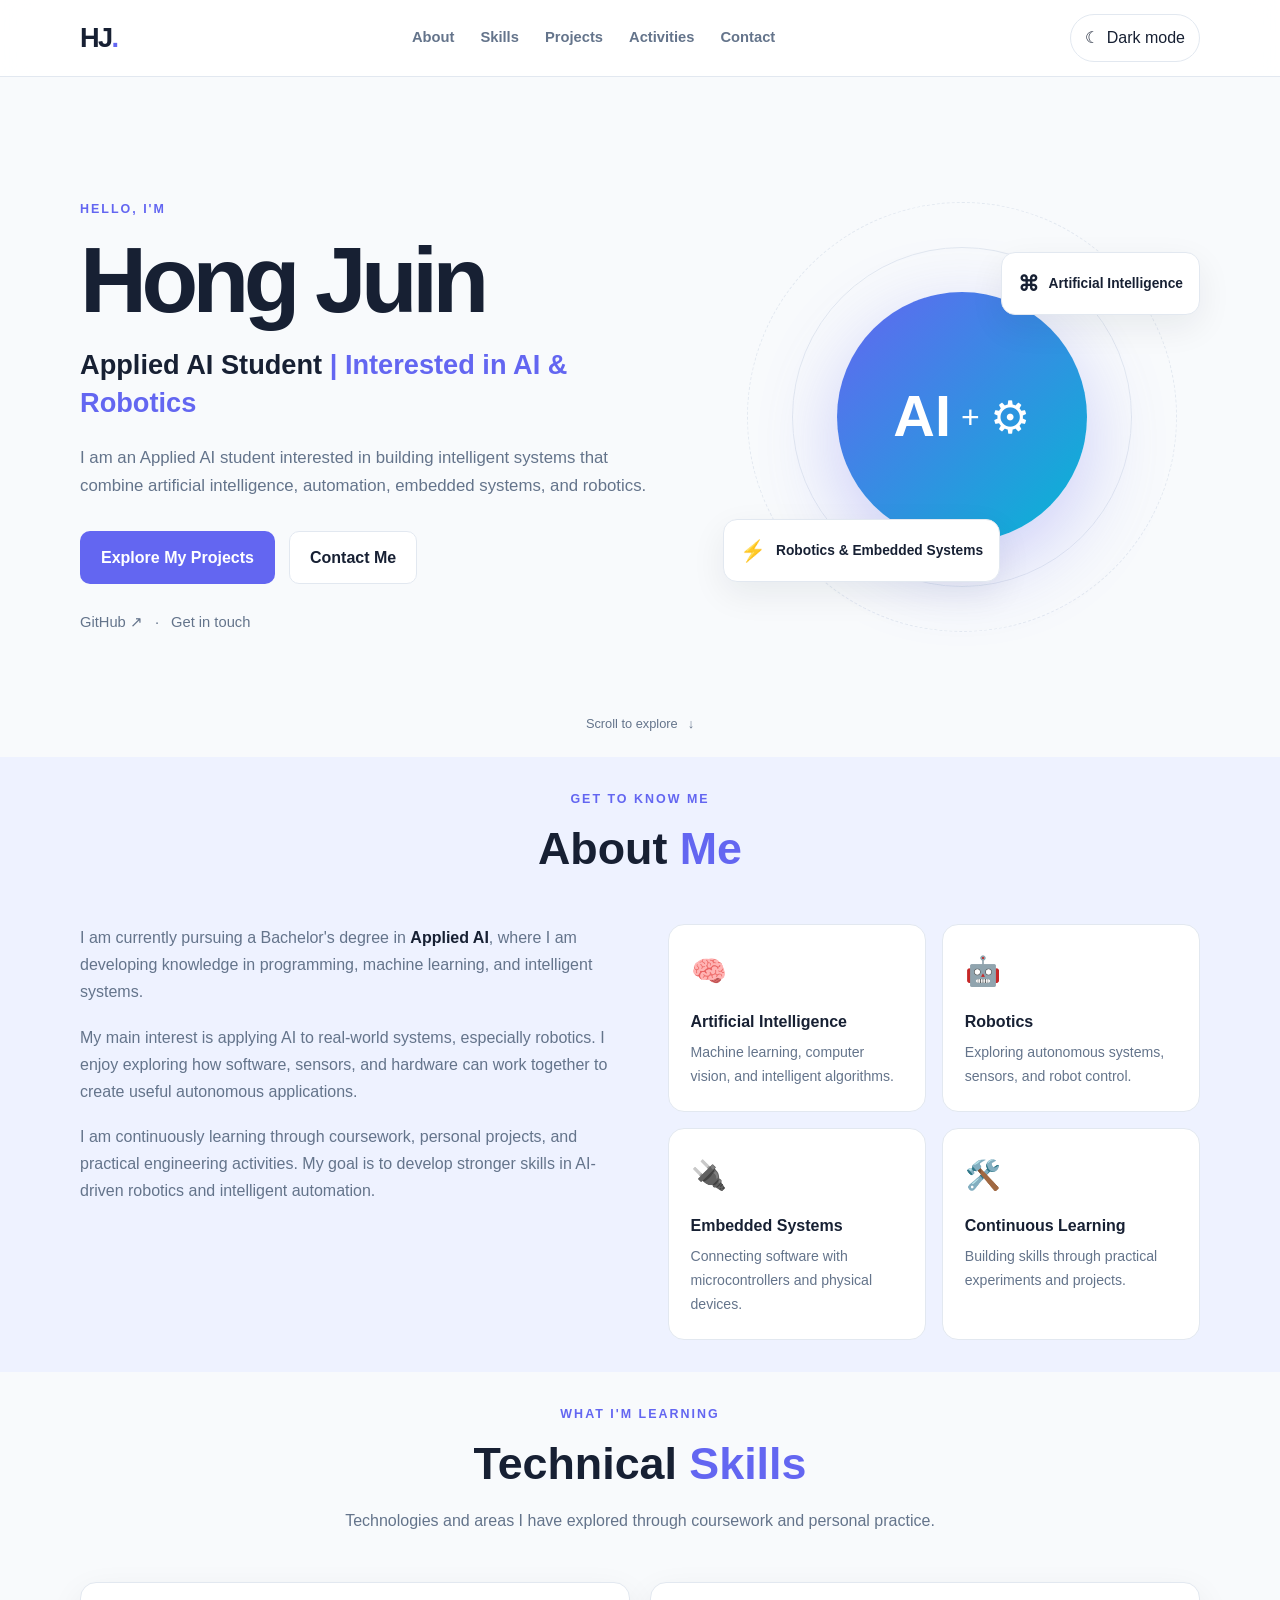
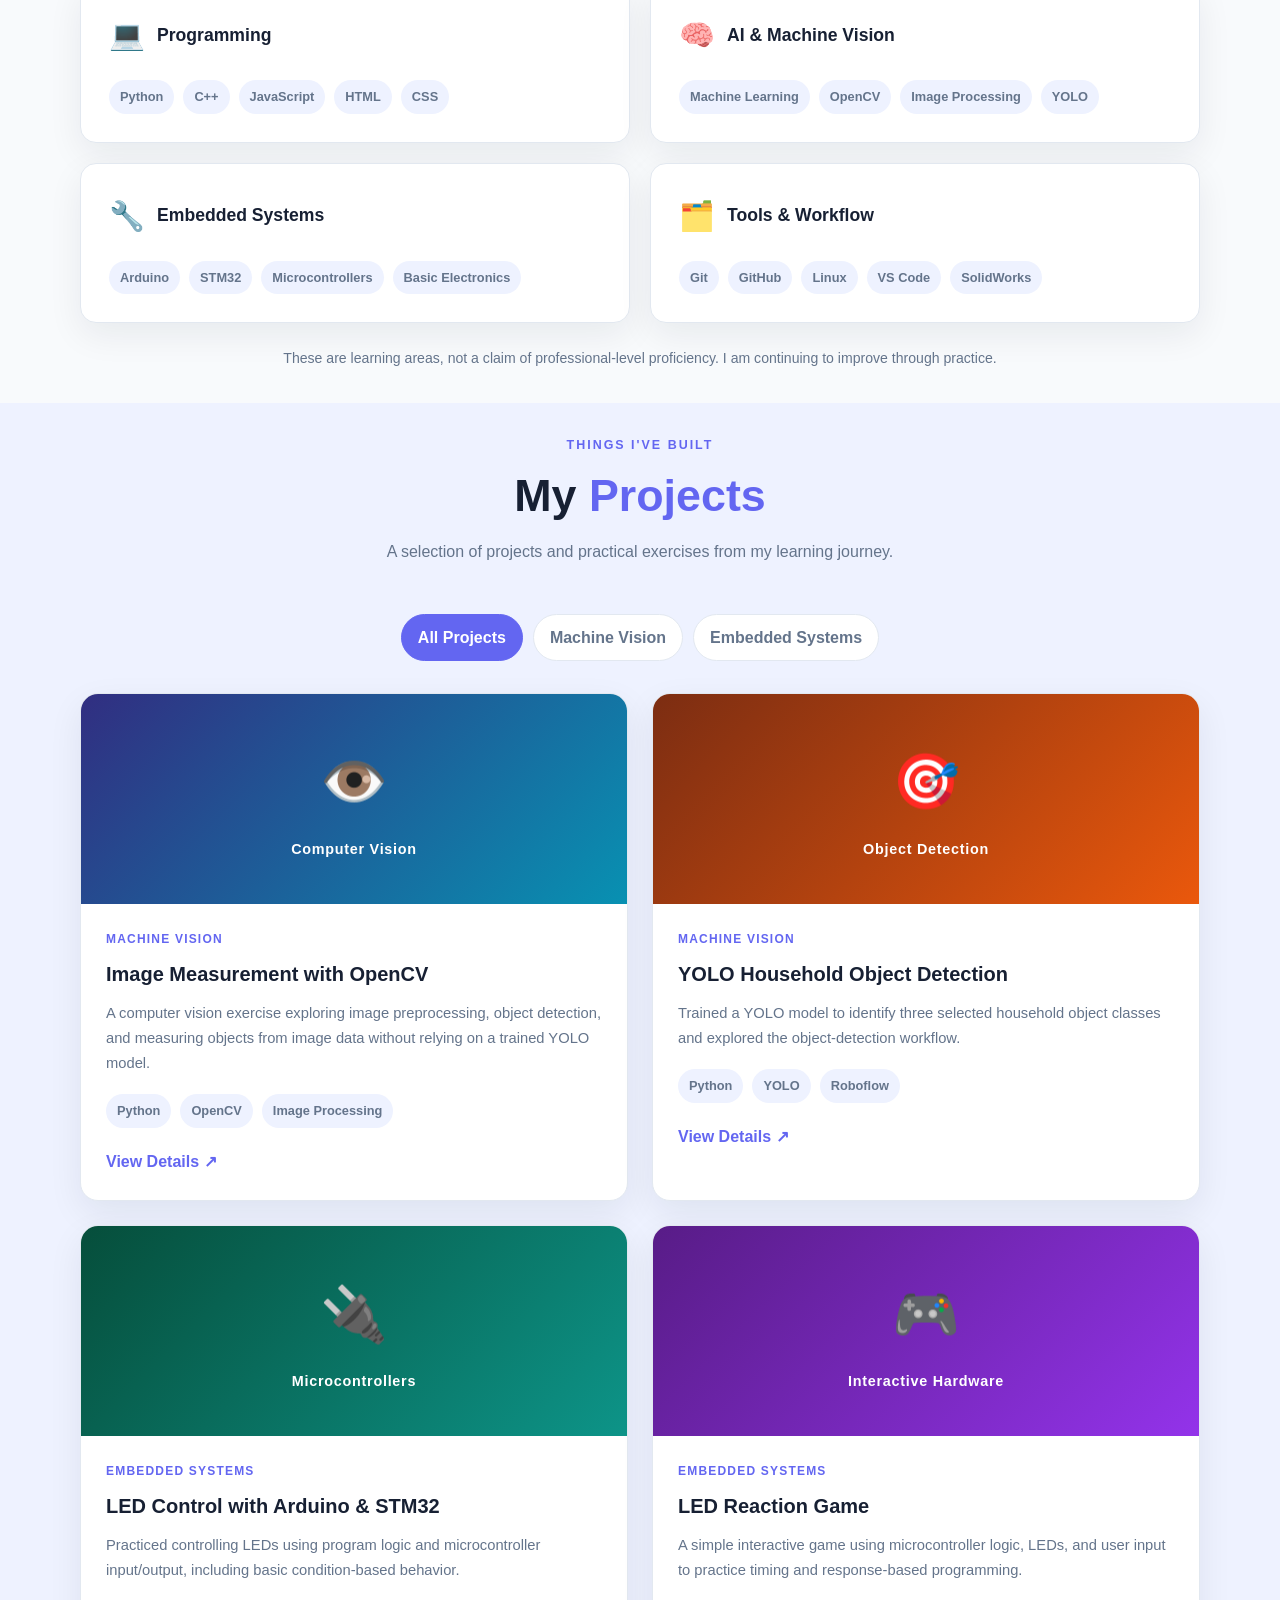
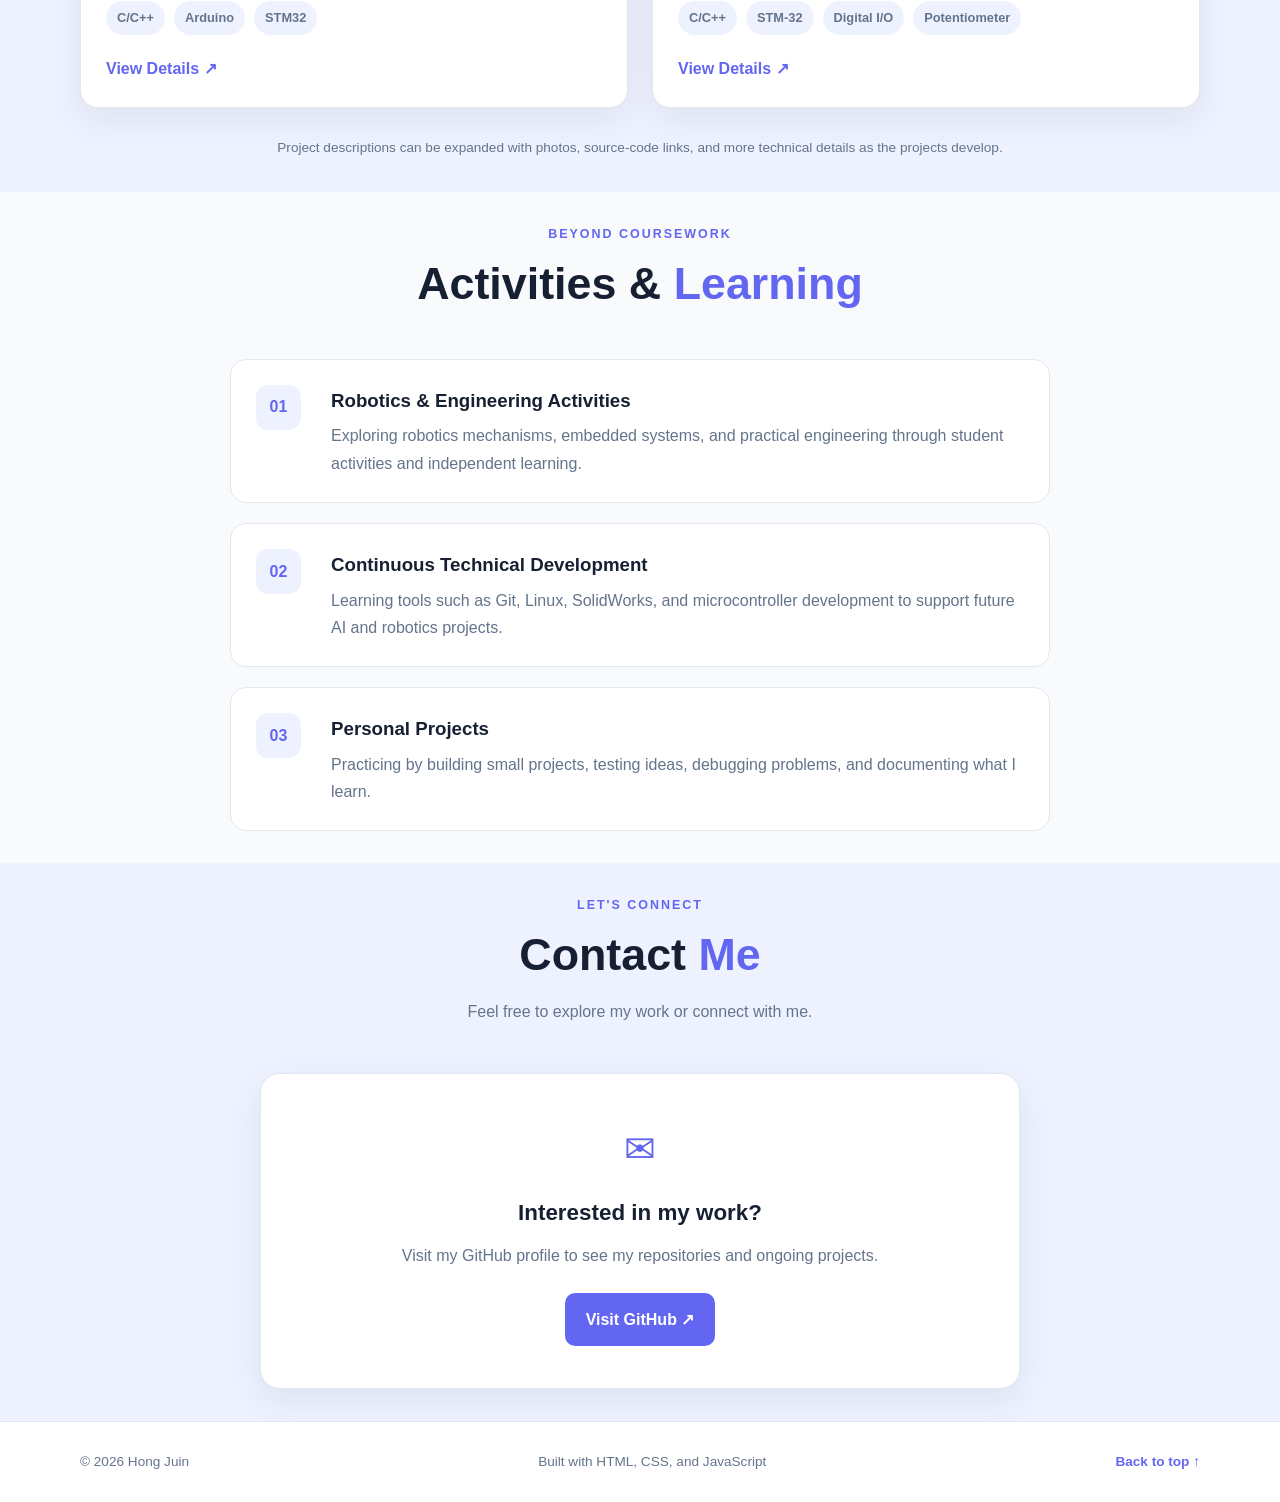
<file: index.html>
<!DOCTYPE html>
<html lang="en">
<head>
    <meta charset="UTF-8">
    <meta name="viewport" content="width=device-width, initial-scale=1.0">

    <title>Hong Juin | Personal Portfolio</title>
    <meta
        name="description"
        content="Hong Juin's personal portfolio showcasing Applied AI, automation, embedded systems, and robotics projects."
    >

    <link rel="stylesheet" href="style.css">
    <script src="script.js" defer></script>
</head>

<body>
    <!-- Header / Navigation -->
    <header class="site-header">
        <div class="container header-content">
            <a class="logo" href="#home">HJ<span>.</span></a>

            <button
                class="menu-button"
                id="menuButton"
                aria-label="Open navigation menu"
                aria-expanded="false"
                aria-controls="navMenu"
            >
                <span></span>
                <span></span>
                <span></span>
            </button>

            <nav class="nav-menu" id="navMenu">
                <a href="#about">About</a>
                <a href="#skills">Skills</a>
                <a href="#projects">Projects</a>
                <a href="#activities">Activities</a>
                <a href="#contact">Contact</a>
            </nav>

            <button class="theme-button" id="themeButton" type="button">
                <span id="themeIcon" aria-hidden="true">☾</span>
                <span id="themeText">Dark mode</span>
            </button>
        </div>
    </header>

    <main>
        <!-- Hero Section -->
        <section class="hero section" id="home">
            <div class="container hero-content">
                <div class="hero-text">
                    <p class="eyebrow">Hello, I'm</p>

                    <h1>Hong Juin</h1>

                    <h2>
                        Applied AI Student
                        <span class="accent-text">| Interested in AI & Robotics</span>
                    </h2>

                    <p class="hero-description">
                        I am an Applied AI student interested in building intelligent
                        systems that combine artificial intelligence, automation,
                        embedded systems, and robotics.
                    </p>

                    <div class="hero-buttons">
                        <a class="button button-primary" href="#projects">
                            Explore My Projects
                        </a>

                        <a class="button button-secondary" href="#contact">
                            Contact Me
                        </a>
                    </div>

                    <div class="hero-socials">
                        <a
                            href="https://github.com/hongjuin"
                            target="_blank"
                            rel="noopener noreferrer"
                        >
                            GitHub ↗
                        </a>
                        <span>·</span>
                        <a href="#contact">Get in touch</a>
                    </div>
                </div>

                <div class="hero-visual" aria-label="Artificial intelligence and robotics illustration">
                    <div class="orbit orbit-one"></div>
                    <div class="orbit orbit-two"></div>

                    <div class="hero-circle">
                        <span class="hero-symbol">AI</span>
                        <span class="hero-symbol-small">+</span>
                        <span class="hero-robot">⚙</span>
                    </div>

                    <div class="floating-card floating-card-top">
                        <span class="floating-icon">⌘</span>
                        <span>Artificial Intelligence</span>
                    </div>

                    <div class="floating-card floating-card-bottom">
                        <span class="floating-icon">⚡</span>
                        <span>Robotics & Embedded Systems</span>
                    </div>
                </div>
            </div>

            <a class="scroll-indicator" href="#about">
                <span>Scroll to explore</span>
                <span aria-hidden="true">↓</span>
            </a>
        </section>

        <!-- About Section -->
        <section class="section section-alt" id="about">
            <div class="container">
                <div class="section-heading">
                    <p class="eyebrow">Get to know me</p>
                    <h2>About <span class="accent-text">Me</span></h2>
                </div>

                <div class="about-grid">
                    <div class="about-text">
                        <p>
                            I am currently pursuing a Bachelor's degree in
                            <strong>Applied AI</strong>, where I am developing
                            knowledge in programming, machine learning, and
                            intelligent systems.
                        </p>

                        <p>
                            My main interest is applying AI to real-world systems,
                            especially robotics. I enjoy exploring how software,
                            sensors, and hardware can work together to create
                            useful autonomous applications.
                        </p>

                        <p>
                            I am continuously learning through coursework,
                            personal projects, and practical engineering
                            activities. My goal is to develop stronger skills
                            in AI-driven robotics and intelligent automation.
                        </p>
                    </div>

                    <div class="about-highlights">
                        <article class="highlight-card">
                            <span class="highlight-icon">🧠</span>
                            <h3>Artificial Intelligence</h3>
                            <p>Machine learning, computer vision, and intelligent algorithms.</p>
                        </article>

                        <article class="highlight-card">
                            <span class="highlight-icon">🤖</span>
                            <h3>Robotics</h3>
                            <p>Exploring autonomous systems, sensors, and robot control.</p>
                        </article>

                        <article class="highlight-card">
                            <span class="highlight-icon">🔌</span>
                            <h3>Embedded Systems</h3>
                            <p>Connecting software with microcontrollers and physical devices.</p>
                        </article>

                        <article class="highlight-card">
                            <span class="highlight-icon">🛠️</span>
                            <h3>Continuous Learning</h3>
                            <p>Building skills through practical experiments and projects.</p>
                        </article>
                    </div>
                </div>
            </div>
        </section>

        <!-- Skills Section -->
        <section class="section" id="skills">
            <div class="container">
                <div class="section-heading">
                    <p class="eyebrow">What I'm learning</p>
                    <h2>Technical <span class="accent-text">Skills</span></h2>
                    <p class="section-description">
                        Technologies and areas I have explored through coursework
                        and personal practice.
                    </p>
                </div>

                <div class="skills-grid">
                    <article class="skill-card">
                        <div class="skill-card-heading">
                            <span class="skill-icon">💻</span>
                            <h3>Programming</h3>
                        </div>
                        <div class="skill-tags">
                            <span>Python</span>
                            <span>C++</span>
                            <span>JavaScript</span>
                            <span>HTML</span>
                            <span>CSS</span>
                        </div>
                    </article>

                    <article class="skill-card">
                        <div class="skill-card-heading">
                            <span class="skill-icon">🧠</span>
                            <h3>AI & Machine Vision</h3>
                        </div>
                        <div class="skill-tags">
                            <span>Machine Learning</span>
                            <span>OpenCV</span>
                            <span>Image Processing</span>
                            <span>YOLO</span>
                        </div>
                    </article>

                    <article class="skill-card">
                        <div class="skill-card-heading">
                            <span class="skill-icon">🔧</span>
                            <h3>Embedded Systems</h3>
                        </div>
                        <div class="skill-tags">
                            <span>Arduino</span>
                            <span>STM32</span>
                            <span>Microcontrollers</span>
                            <span>Basic Electronics</span>
                        </div>
                    </article>

                    <article class="skill-card">
                        <div class="skill-card-heading">
                            <span class="skill-icon">🗂️</span>
                            <h3>Tools & Workflow</h3>
                        </div>
                        <div class="skill-tags">
                            <span>Git</span>
                            <span>GitHub</span>
                            <span>Linux</span>
                            <span>VS Code</span>
                            <span>SolidWorks</span>
                        </div>
                    </article>
                </div>

                <p class="skills-note">
                    These are learning areas, not a claim of professional-level
                    proficiency. I am continuing to improve through practice.
                </p>
            </div>
        </section>

        <!-- Projects Section -->
        <section class="section section-alt" id="projects">
            <div class="container">
                <div class="section-heading">
                    <p class="eyebrow">Things I've built</p>
                    <h2>My <span class="accent-text">Projects</span></h2>
                    <p class="section-description">
                        A selection of projects and practical exercises from my
                        learning journey.
                    </p>
                </div>

                <!-- Project filters -->
                <div class="project-filters" role="group" aria-label="Filter projects">
                    <button class="filter-button active" data-filter="all" type="button">
                        All Projects
                    </button>
                    <button class="filter-button" data-filter="vision" type="button">
                        Machine Vision
                    </button>
                    <button class="filter-button" data-filter="embedded" type="button">
                        Embedded Systems
                    </button>
                </div>

                <!-- Project gallery -->
                <div class="project-gallery">
                    <article class="project-card" data-category="vision">
                        <div class="project-image project-image-vision">
                            <span class="project-image-icon">👁️</span>
                            <span class="project-image-label">Computer Vision</span>
                        </div>

                        <div class="project-content">
                            <p class="project-category">Machine Vision</p>
                            <h3>Image Measurement with OpenCV</h3>
                            <p>
                                A computer vision exercise exploring image
                                preprocessing, object detection, and measuring
                                objects from image data without relying on a
                                trained YOLO model.
                            </p>

                            <div class="project-tags">
                                <span>Python</span>
                                <span>OpenCV</span>
                                <span>Image Processing</span>
                            </div>

                            <button
                                class="project-details-button"
                                type="button"
                                data-project="measurement"
                            >
                                View Details <span aria-hidden="true">↗</span>
                            </button>
                        </div>
                    </article>

                    <article class="project-card" data-category="vision">
                        <div class="project-image project-image-yolo">
                            <span class="project-image-icon">🎯</span>
                            <span class="project-image-label">Object Detection</span>
                        </div>

                        <div class="project-content">
                            <p class="project-category">Machine Vision</p>
                            <h3>YOLO Household Object Detection</h3>
                            <p>
                                Trained a YOLO model to identify three selected
                                household object classes and explored the
                                object-detection workflow.
                            </p>

                            <div class="project-tags">
                                <span>Python</span>
                                <span>YOLO</span>
                                <span>Roboflow</span>
                            </div>

                            <button
                                class="project-details-button"
                                type="button"
                                data-project="yolo"
                            >
                                View Details <span aria-hidden="true">↗</span>
                            </button>
                        </div>
                    </article>

                    <article class="project-card" data-category="embedded">
                        <div class="project-image project-image-mcu">
                            <span class="project-image-icon">🔌</span>
                            <span class="project-image-label">Microcontrollers</span>
                        </div>

                        <div class="project-content">
                            <p class="project-category">Embedded Systems</p>
                            <h3>LED Control with Arduino & STM32</h3>
                            <p>
                                Practiced controlling LEDs using program logic
                                and microcontroller input/output, including
                                basic condition-based behavior.
                            </p>

                            <div class="project-tags">
                                <span>C/C++</span>
                                <span>Arduino</span>
                                <span>STM32</span>
                            </div>

                            <button
                                class="project-details-button"
                                type="button"
                                data-project="led"
                            >
                                View Details <span aria-hidden="true">↗</span>
                            </button>
                        </div>
                    </article>

                    <article class="project-card" data-category="embedded">
                        <div class="project-image project-image-game">
                            <span class="project-image-icon">🎮</span>
                            <span class="project-image-label">Interactive Hardware</span>
                        </div>

                        <div class="project-content">
                            <p class="project-category">Embedded Systems</p>
                            <h3>LED Reaction Game</h3>
                            <p>
                                A simple interactive game using microcontroller
                                logic, LEDs, and user input to practice timing
                                and response-based programming.
                            </p>

                            <div class="project-tags">
                                <span>C/C++</span>
                                <span>STM-32</span>
                                <span>Digital I/O</span>
                                <span>Potentiometer</span>
                            </div>

                            <button
                                class="project-details-button"
                                type="button"
                                data-project="reaction"
                            >
                                View Details <span aria-hidden="true">↗</span>
                            </button>
                        </div>
                    </article>
                </div>

                <p class="project-disclaimer">
                    Project descriptions can be expanded with photos, source-code
                    links, and more technical details as the projects develop.
                </p>
            </div>
        </section>

        <!-- Activities Section -->
        <section class="section" id="activities">
            <div class="container">
                <div class="section-heading">
                    <p class="eyebrow">Beyond coursework</p>
                    <h2>Activities & <span class="accent-text">Learning</span></h2>
                </div>

                <div class="activity-list">
                    <article class="activity-item">
                        <div class="activity-marker">01</div>
                        <div>
                            <h3>Robotics & Engineering Activities</h3>
                            <p>
                                Exploring robotics mechanisms, embedded systems,
                                and practical engineering through student
                                activities and independent learning.
                            </p>
                        </div>
                    </article>

                    <article class="activity-item">
                        <div class="activity-marker">02</div>
                        <div>
                            <h3>Continuous Technical Development</h3>
                            <p>
                                Learning tools such as Git, Linux, SolidWorks,
                                and microcontroller development to support
                                future AI and robotics projects.
                            </p>
                        </div>
                    </article>

                    <article class="activity-item">
                        <div class="activity-marker">03</div>
                        <div>
                            <h3>Personal Projects</h3>
                            <p>
                                Practicing by building small projects, testing
                                ideas, debugging problems, and documenting
                                what I learn.
                            </p>
                        </div>
                    </article>
                </div>
            </div>
        </section>

        <!-- Contact Section -->
        <section class="section section-alt" id="contact">
            <div class="container contact-container">
                <div class="section-heading">
                    <p class="eyebrow">Let's connect</p>
                    <h2>Contact <span class="accent-text">Me</span></h2>
                    <p class="section-description">
                        Feel free to explore my work or connect with me.
                    </p>
                </div>

                <div class="contact-card">
                    <div class="contact-icon">✉</div>
                    <h3>Interested in my work?</h3>
                    <p>
                        Visit my GitHub profile to see my repositories and
                        ongoing projects.
                    </p>

                    <a
                        class="button button-primary"
                        href="https://github.com/hongjuin"
                        target="_blank"
                        rel="noopener noreferrer"
                    >
                        Visit GitHub ↗
                    </a>
                </div>
            </div>
        </section>
    </main>

    <!-- Footer -->
    <footer class="site-footer">
        <div class="container footer-content">
            <p>© <span id="currentYear"></span> Hong Juin</p>
            <p>Built with HTML, CSS, and JavaScript</p>
            <a href="#home">Back to top ↑</a>
        </div>
    </footer>

    <!-- Project details modal -->
    <dialog class="project-modal" id="projectModal">
        <div class="modal-content">
            <button
                class="modal-close"
                id="modalClose"
                type="button"
                aria-label="Close project details"
            >
                ×
            </button>

            <p class="eyebrow" id="modalCategory">Project Details</p>
            <h2 id="modalTitle">Project title</h2>
            <p id="modalDescription">Project description.</p>

            <h3>What I practiced</h3>
            <ul id="modalLearning"></ul>

            <button class="button button-secondary" id="modalCloseButton" type="button">
                Close
            </button>
        </div>
    </dialog>
</body>
</html>
</file>
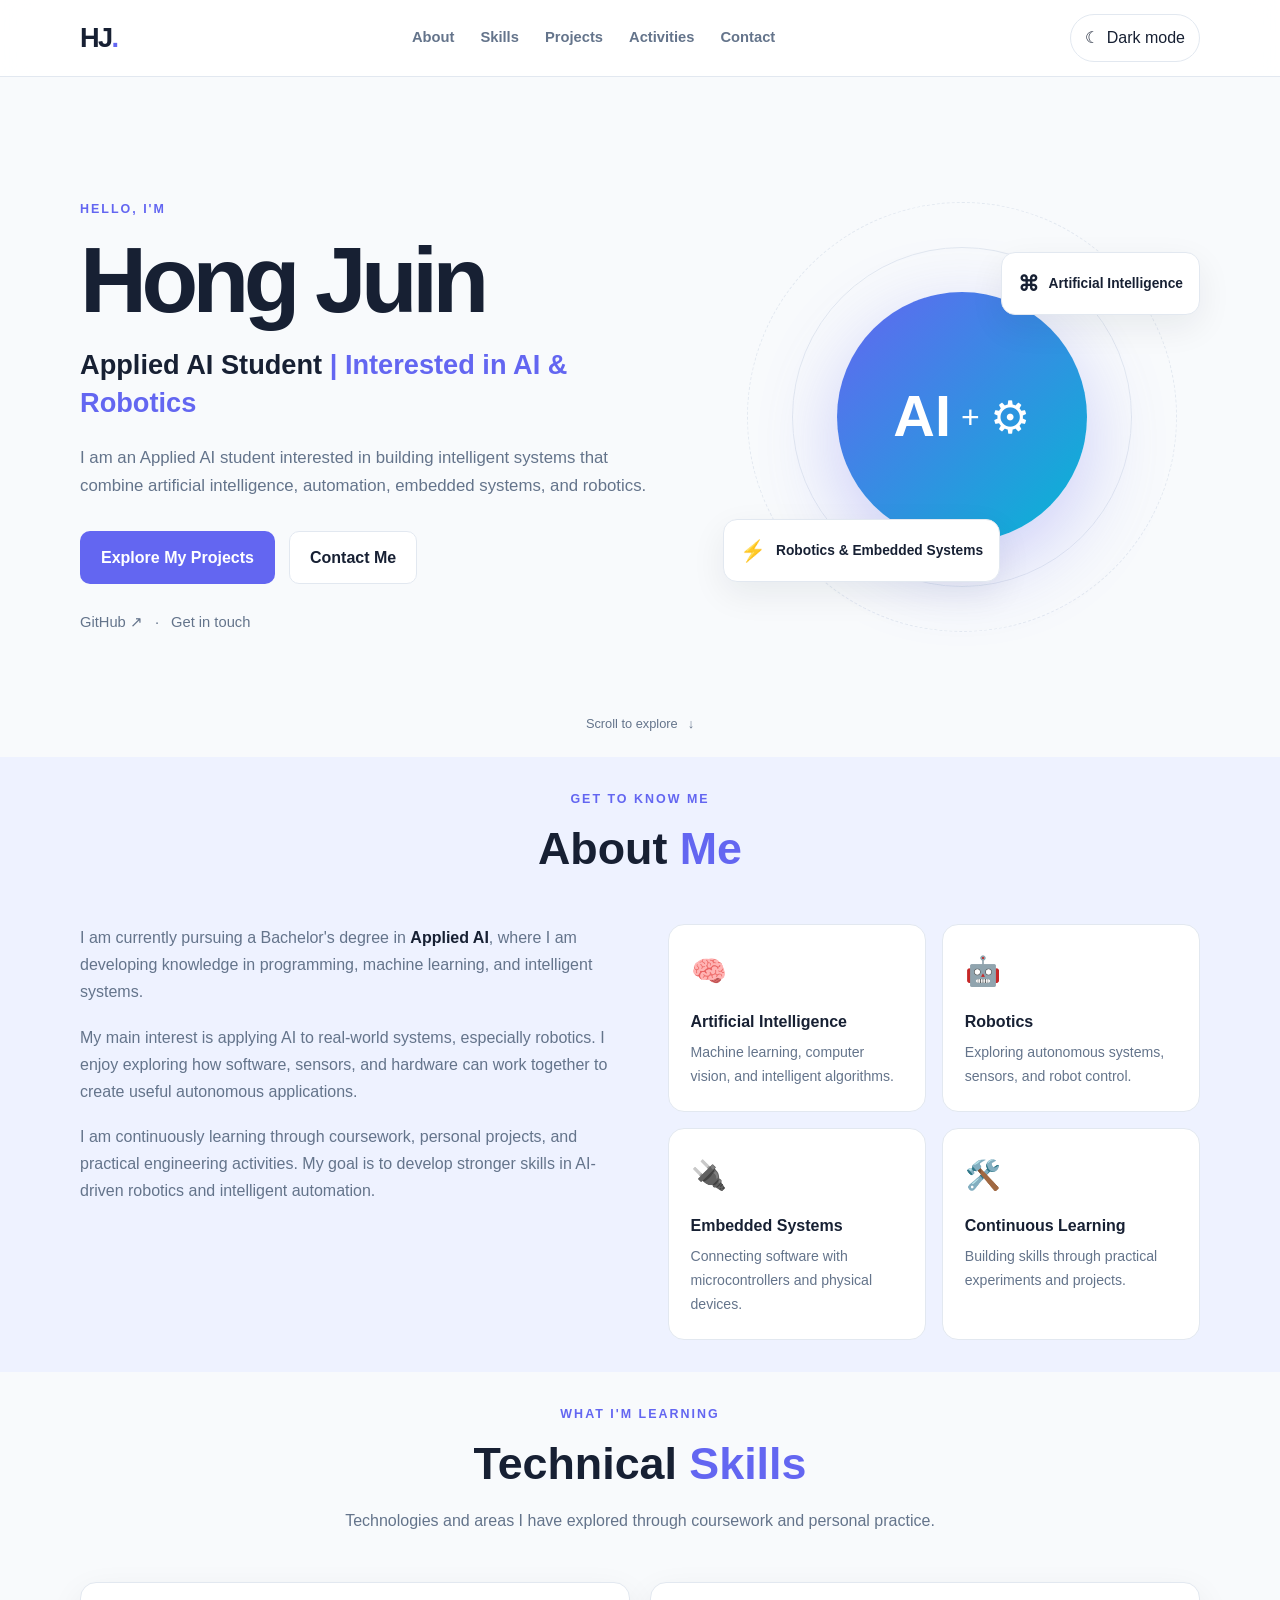
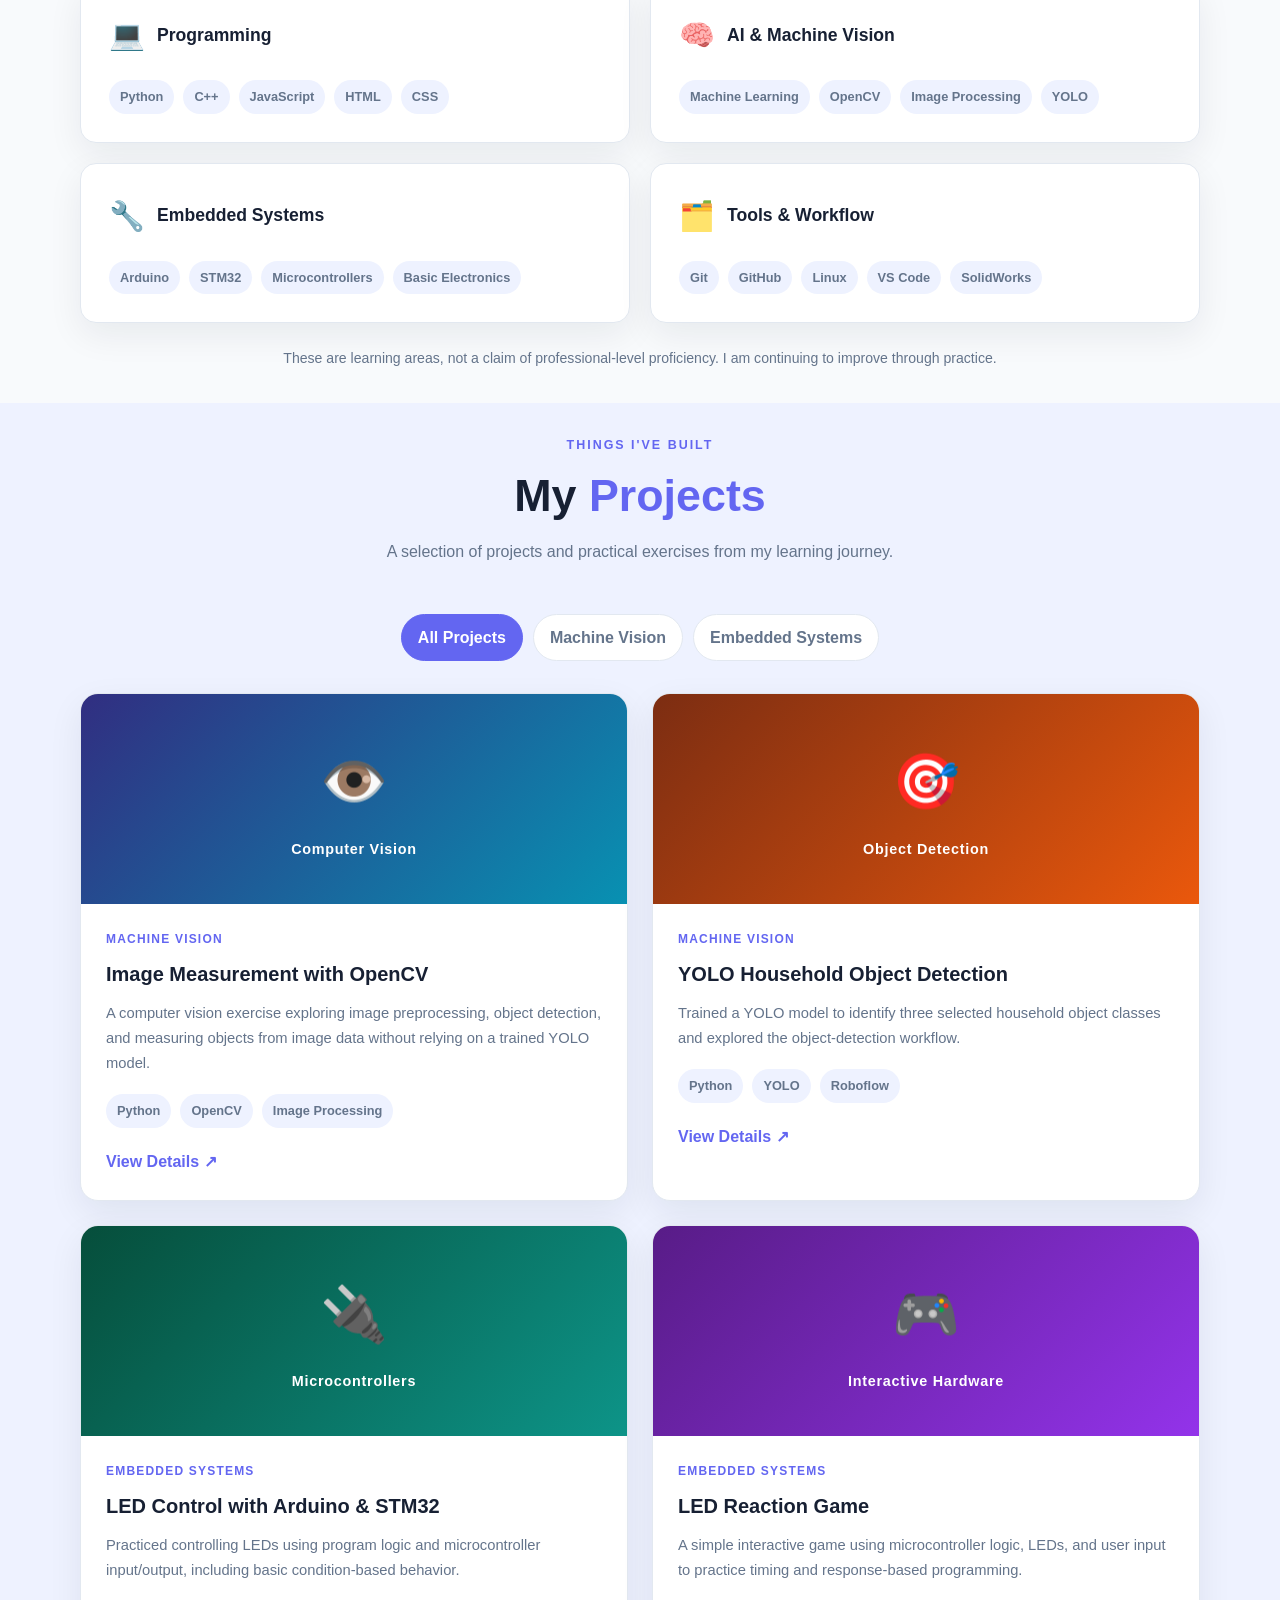
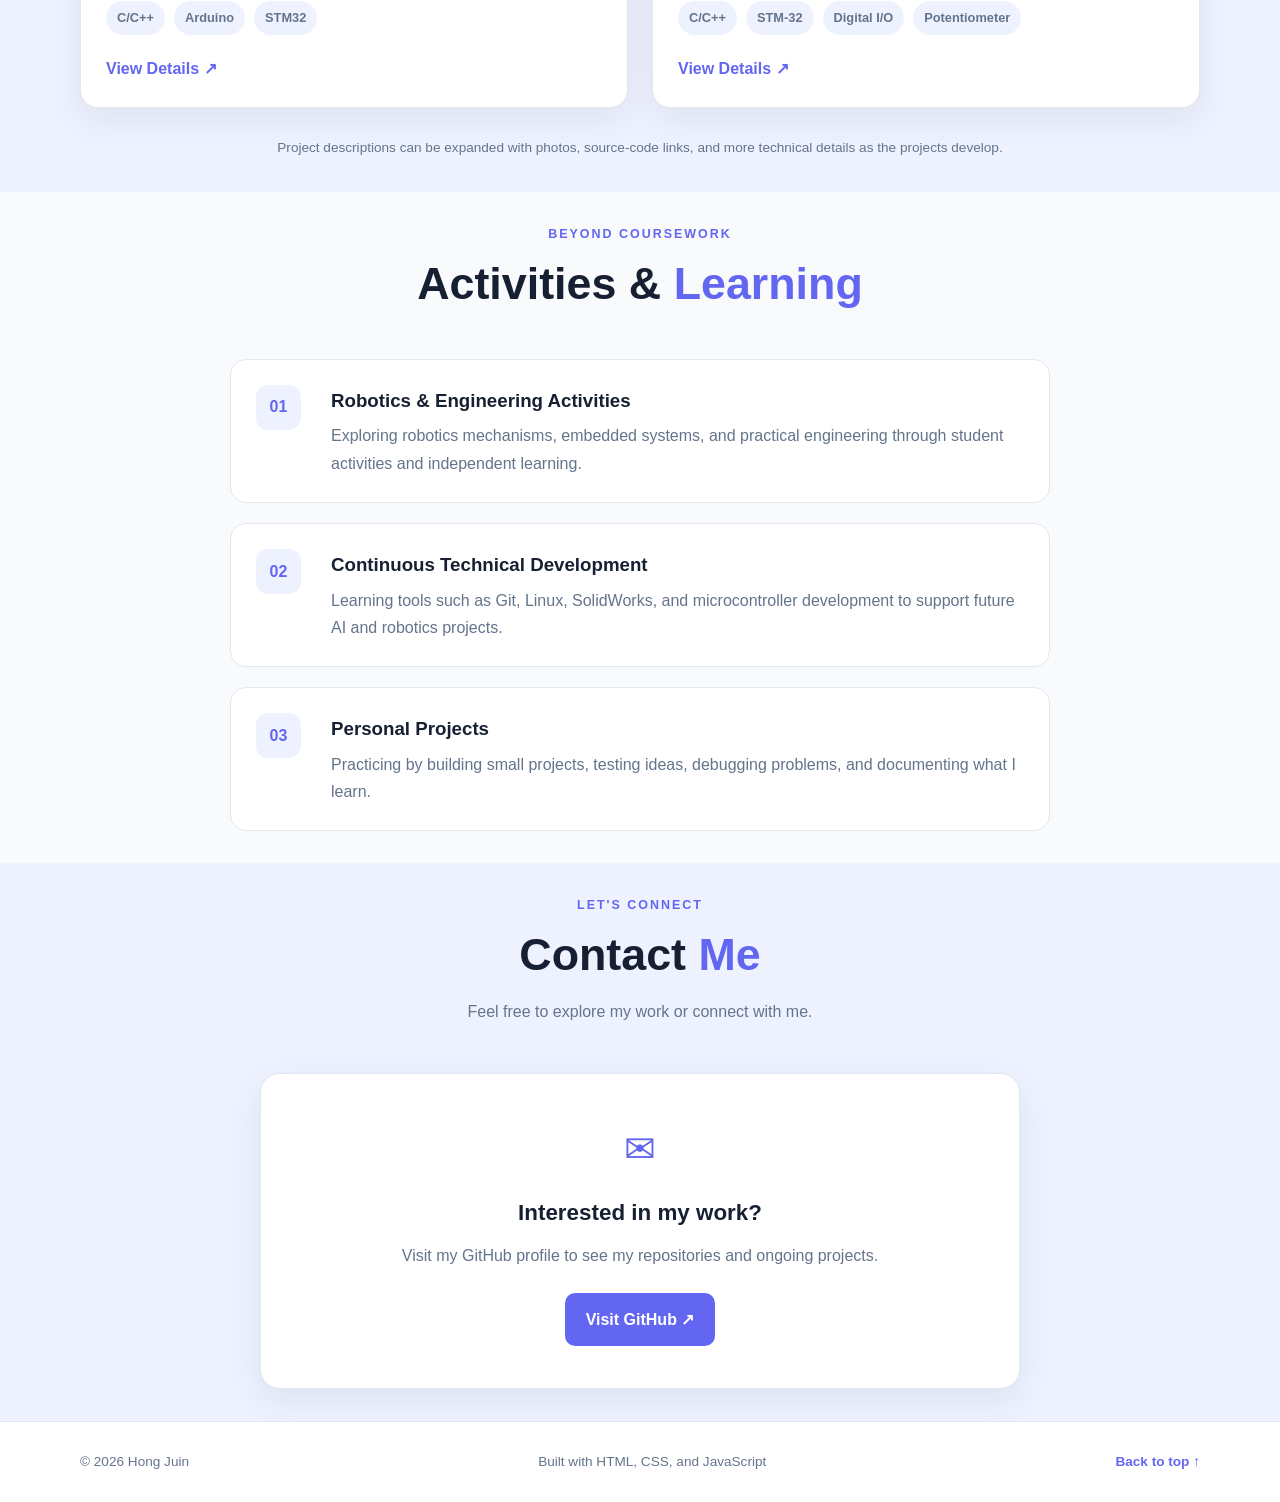
<file: my_portfolio.html>
<!DOCTYPE html>
<html lang="en">
<head>
    <meta charset="UTF-8">
    <meta name="viewport" content="width=device-width, initial-scale=1.0">

    <title>Hong Juin | Applied AI Portfolio</title>
    <meta
        name="description"
        content="Hong Juin's personal portfolio showcasing Applied AI, automation, embedded systems, and robotics projects."
    >

    <link rel="stylesheet" href="style.css">
    <script src="script.js" defer></script>
</head>

<body>
    <!-- Header / Navigation -->
    <header class="site-header">
        <div class="container header-content">
            <a class="logo" href="#home">HJ<span>.</span></a>

            <button
                class="menu-button"
                id="menuButton"
                aria-label="Open navigation menu"
                aria-expanded="false"
                aria-controls="navMenu"
            >
                <span></span>
                <span></span>
                <span></span>
            </button>

            <nav class="nav-menu" id="navMenu">
                <a href="#about">About</a>
                <a href="#skills">Skills</a>
                <a href="#projects">Projects</a>
                <a href="#activities">Activities</a>
                <a href="#contact">Contact</a>
            </nav>

            <button class="theme-button" id="themeButton" type="button">
                <span id="themeIcon" aria-hidden="true">☾</span>
                <span id="themeText">Dark mode</span>
            </button>
        </div>
    </header>

    <main>
        <!-- Hero Section -->
        <section class="hero section" id="home">
            <div class="container hero-content">
                <div class="hero-text">
                    <p class="eyebrow">Hello, I'm</p>

                    <h1>Hong Juin</h1>

                    <h2>
                        Applied AI Student
                        <span class="accent-text">| Interested in AI & Robotics</span>
                    </h2>

                    <p class="hero-description">
                        I am an Applied AI student interested in building intelligent
                        systems that combine artificial intelligence, automation,
                        embedded systems, and robotics.
                    </p>

                    <div class="hero-buttons">
                        <a class="button button-primary" href="#projects">
                            Explore My Projects
                        </a>

                        <a class="button button-secondary" href="#contact">
                            Contact Me
                        </a>
                    </div>

                    <div class="hero-socials">
                        <a
                            href="https://github.com/hongjuin"
                            target="_blank"
                            rel="noopener noreferrer"
                        >
                            GitHub ↗
                        </a>
                        <span>·</span>
                        <a href="#contact">Get in touch</a>
                    </div>
                </div>

                <div class="hero-visual" aria-label="Artificial intelligence and robotics illustration">
                    <div class="orbit orbit-one"></div>
                    <div class="orbit orbit-two"></div>

                    <div class="hero-circle">
                        <span class="hero-symbol">AI</span>
                        <span class="hero-symbol-small">+</span>
                        <span class="hero-robot">⚙</span>
                    </div>

                    <div class="floating-card floating-card-top">
                        <span class="floating-icon">⌘</span>
                        <span>Artificial Intelligence</span>
                    </div>

                    <div class="floating-card floating-card-bottom">
                        <span class="floating-icon">⚡</span>
                        <span>Robotics & Embedded Systems</span>
                    </div>
                </div>
            </div>

            <a class="scroll-indicator" href="#about">
                <span>Scroll to explore</span>
                <span aria-hidden="true">↓</span>
            </a>
        </section>

        <!-- About Section -->
        <section class="section section-alt" id="about">
            <div class="container">
                <div class="section-heading">
                    <p class="eyebrow">Get to know me</p>
                    <h2>About <span class="accent-text">Me</span></h2>
                </div>

                <div class="about-grid">
                    <div class="about-text">
                        <p>
                            I am currently pursuing a Bachelor's degree in
                            <strong>Applied AI</strong>, where I am developing
                            knowledge in programming, machine learning, and
                            intelligent systems.
                        </p>

                        <p>
                            My main interest is applying AI to real-world systems,
                            especially robotics. I enjoy exploring how software,
                            sensors, and hardware can work together to create
                            useful autonomous applications.
                        </p>

                        <p>
                            I am continuously learning through coursework,
                            personal projects, and practical engineering
                            activities. My goal is to develop stronger skills
                            in AI-driven robotics and intelligent automation.
                        </p>
                    </div>

                    <div class="about-highlights">
                        <article class="highlight-card">
                            <span class="highlight-icon">🧠</span>
                            <h3>Artificial Intelligence</h3>
                            <p>Machine learning, computer vision, and intelligent algorithms.</p>
                        </article>

                        <article class="highlight-card">
                            <span class="highlight-icon">🤖</span>
                            <h3>Robotics</h3>
                            <p>Exploring autonomous systems, sensors, and robot control.</p>
                        </article>

                        <article class="highlight-card">
                            <span class="highlight-icon">🔌</span>
                            <h3>Embedded Systems</h3>
                            <p>Connecting software with microcontrollers and physical devices.</p>
                        </article>

                        <article class="highlight-card">
                            <span class="highlight-icon">🛠️</span>
                            <h3>Continuous Learning</h3>
                            <p>Building skills through practical experiments and projects.</p>
                        </article>
                    </div>
                </div>
            </div>
        </section>

        <!-- Skills Section -->
        <section class="section" id="skills">
            <div class="container">
                <div class="section-heading">
                    <p class="eyebrow">What I'm learning</p>
                    <h2>Technical <span class="accent-text">Skills</span></h2>
                    <p class="section-description">
                        Technologies and areas I have explored through coursework
                        and personal practice.
                    </p>
                </div>

                <div class="skills-grid">
                    <article class="skill-card">
                        <div class="skill-card-heading">
                            <span class="skill-icon">💻</span>
                            <h3>Programming</h3>
                        </div>
                        <div class="skill-tags">
                            <span>Python</span>
                            <span>C++</span>
                            <span>JavaScript</span>
                            <span>HTML</span>
                            <span>CSS</span>
                        </div>
                    </article>

                    <article class="skill-card">
                        <div class="skill-card-heading">
                            <span class="skill-icon">🧠</span>
                            <h3>AI & Machine Vision</h3>
                        </div>
                        <div class="skill-tags">
                            <span>Machine Learning</span>
                            <span>OpenCV</span>
                            <span>Image Processing</span>
                            <span>YOLO</span>
                        </div>
                    </article>

                    <article class="skill-card">
                        <div class="skill-card-heading">
                            <span class="skill-icon">🔧</span>
                            <h3>Embedded Systems</h3>
                        </div>
                        <div class="skill-tags">
                            <span>Arduino</span>
                            <span>STM32</span>
                            <span>Microcontrollers</span>
                            <span>Basic Electronics</span>
                        </div>
                    </article>

                    <article class="skill-card">
                        <div class="skill-card-heading">
                            <span class="skill-icon">🗂️</span>
                            <h3>Tools & Workflow</h3>
                        </div>
                        <div class="skill-tags">
                            <span>Git</span>
                            <span>GitHub</span>
                            <span>Linux</span>
                            <span>VS Code</span>
                            <span>SolidWorks</span>
                        </div>
                    </article>
                </div>

                <p class="skills-note">
                    These are learning areas, not a claim of professional-level
                    proficiency. I am continuing to improve through practice.
                </p>
            </div>
        </section>

        <!-- Projects Section -->
        <section class="section section-alt" id="projects">
            <div class="container">
                <div class="section-heading">
                    <p class="eyebrow">Things I've built</p>
                    <h2>My <span class="accent-text">Projects</span></h2>
                    <p class="section-description">
                        A selection of projects and practical exercises from my
                        learning journey.
                    </p>
                </div>

                <!-- Project filters -->
                <div class="project-filters" role="group" aria-label="Filter projects">
                    <button class="filter-button active" data-filter="all" type="button">
                        All Projects
                    </button>
                    <button class="filter-button" data-filter="vision" type="button">
                        Machine Vision
                    </button>
                    <button class="filter-button" data-filter="embedded" type="button">
                        Embedded Systems
                    </button>
                </div>

                <!-- Project gallery -->
                <div class="project-gallery">
                    <article class="project-card" data-category="vision">
                        <div class="project-image project-image-vision">
                            <span class="project-image-icon">👁️</span>
                            <span class="project-image-label">Computer Vision</span>
                        </div>

                        <div class="project-content">
                            <p class="project-category">Machine Vision</p>
                            <h3>Image Measurement with OpenCV</h3>
                            <p>
                                A computer vision exercise exploring image
                                preprocessing, object detection, and measuring
                                objects from image data without relying on a
                                trained YOLO model.
                            </p>

                            <div class="project-tags">
                                <span>Python</span>
                                <span>OpenCV</span>
                                <span>Image Processing</span>
                            </div>

                            <button
                                class="project-details-button"
                                type="button"
                                data-project="measurement"
                            >
                                View Details <span aria-hidden="true">↗</span>
                            </button>
                        </div>
                    </article>

                    <article class="project-card" data-category="vision">
                        <div class="project-image project-image-yolo">
                            <span class="project-image-icon">🎯</span>
                            <span class="project-image-label">Object Detection</span>
                        </div>

                        <div class="project-content">
                            <p class="project-category">Machine Vision</p>
                            <h3>YOLO Household Object Detection</h3>
                            <p>
                                Trained a YOLO model to identify three selected
                                household object classes and explored the
                                object-detection workflow.
                            </p>

                            <div class="project-tags">
                                <span>Python</span>
                                <span>YOLO</span>
                                <span>Roboflow</span>
                            </div>

                            <button
                                class="project-details-button"
                                type="button"
                                data-project="yolo"
                            >
                                View Details <span aria-hidden="true">↗</span>
                            </button>
                        </div>
                    </article>

                    <article class="project-card" data-category="embedded">
                        <div class="project-image project-image-mcu">
                            <span class="project-image-icon">🔌</span>
                            <span class="project-image-label">Microcontrollers</span>
                        </div>

                        <div class="project-content">
                            <p class="project-category">Embedded Systems</p>
                            <h3>LED Control with Arduino & STM32</h3>
                            <p>
                                Practiced controlling LEDs using program logic
                                and microcontroller input/output, including
                                basic condition-based behavior.
                            </p>

                            <div class="project-tags">
                                <span>C/C++</span>
                                <span>Arduino</span>
                                <span>STM32</span>
                            </div>

                            <button
                                class="project-details-button"
                                type="button"
                                data-project="led"
                            >
                                View Details <span aria-hidden="true">↗</span>
                            </button>
                        </div>
                    </article>

                    <article class="project-card" data-category="embedded">
                        <div class="project-image project-image-game">
                            <span class="project-image-icon">🎮</span>
                            <span class="project-image-label">Interactive Hardware</span>
                        </div>

                        <div class="project-content">
                            <p class="project-category">Embedded Systems</p>
                            <h3>LED Reaction Game</h3>
                            <p>
                                A simple interactive game using microcontroller
                                logic, LEDs, and user input to practice timing
                                and response-based programming.
                            </p>

                            <div class="project-tags">
                                <span>C/C++</span>
                                <span>STM-32</span>
                                <span>Digital I/O</span>
                                <span>Potentiometer</span>
                            </div>

                            <button
                                class="project-details-button"
                                type="button"
                                data-project="reaction"
                            >
                                View Details <span aria-hidden="true">↗</span>
                            </button>
                        </div>
                    </article>
                </div>

                <p class="project-disclaimer">
                    Project descriptions can be expanded with photos, source-code
                    links, and more technical details as the projects develop.
                </p>
            </div>
        </section>

        <!-- Activities Section -->
        <section class="section" id="activities">
            <div class="container">
                <div class="section-heading">
                    <p class="eyebrow">Beyond coursework</p>
                    <h2>Activities & <span class="accent-text">Learning</span></h2>
                </div>

                <div class="activity-list">
                    <article class="activity-item">
                        <div class="activity-marker">01</div>
                        <div>
                            <h3>Robotics & Engineering Activities</h3>
                            <p>
                                Exploring robotics mechanisms, embedded systems,
                                and practical engineering through student
                                activities and independent learning.
                            </p>
                        </div>
                    </article>

                    <article class="activity-item">
                        <div class="activity-marker">02</div>
                        <div>
                            <h3>Continuous Technical Development</h3>
                            <p>
                                Learning tools such as Git, Linux, SolidWorks,
                                and microcontroller development to support
                                future AI and robotics projects.
                            </p>
                        </div>
                    </article>

                    <article class="activity-item">
                        <div class="activity-marker">03</div>
                        <div>
                            <h3>Personal Projects</h3>
                            <p>
                                Practicing by building small projects, testing
                                ideas, debugging problems, and documenting
                                what I learn.
                            </p>
                        </div>
                    </article>
                </div>
            </div>
        </section>

        <!-- Contact Section -->
        <section class="section section-alt" id="contact">
            <div class="container contact-container">
                <div class="section-heading">
                    <p class="eyebrow">Let's connect</p>
                    <h2>Contact <span class="accent-text">Me</span></h2>
                    <p class="section-description">
                        Feel free to explore my work or connect with me.
                    </p>
                </div>

                <div class="contact-card">
                    <div class="contact-icon">✉</div>
                    <h3>Interested in my work?</h3>
                    <p>
                        Visit my GitHub profile to see my repositories and
                        ongoing projects.
                    </p>

                    <a
                        class="button button-primary"
                        href="https://github.com/hongjuin"
                        target="_blank"
                        rel="noopener noreferrer"
                    >
                        Visit GitHub ↗
                    </a>
                </div>
            </div>
        </section>
    </main>

    <!-- Footer -->
    <footer class="site-footer">
        <div class="container footer-content">
            <p>© <span id="currentYear"></span> Hong Juin</p>
            <p>Built with HTML, CSS, and JavaScript</p>
            <a href="#home">Back to top ↑</a>
        </div>
    </footer>

    <!-- Project details modal -->
    <dialog class="project-modal" id="projectModal">
        <div class="modal-content">
            <button
                class="modal-close"
                id="modalClose"
                type="button"
                aria-label="Close project details"
            >
                ×
            </button>

            <p class="eyebrow" id="modalCategory">Project Details</p>
            <h2 id="modalTitle">Project title</h2>
            <p id="modalDescription">Project description.</p>

            <h3>What I practiced</h3>
            <ul id="modalLearning"></ul>

            <button class="button button-secondary" id="modalCloseButton" type="button">
                Close
            </button>
        </div>
    </dialog>
</body>
</html>
</file>
<file: style.css>
/* ------------------------------
   1. Theme variables and reset
------------------------------ */

:root {
    --color-bg: #f8fafc;
    --color-surface: #ffffff;
    --color-surface-alt: #eef2ff;
    --color-text: #172033;
    --color-muted: #64748b;
    --color-primary: #6366f1;
    --color-primary-dark: #4f46e5;
    --color-border: #e2e8f0;
    --color-header: rgba(255, 255, 255, 0.88);
    --shadow-card: 0 12px 35px rgba(15, 23, 42, 0.07);
}

body.dark-mode {
    --color-bg: #0b1120;
    --color-surface: #111a2e;
    --color-surface-alt: #151f36;
    --color-text: #e5e7eb;
    --color-muted: #a5b4c7;
    --color-primary: #a5b4fc;
    --color-primary-dark: #818cf8;
    --color-border: #263249;
    --color-header: rgba(11, 17, 32, 0.9);
    --shadow-card: 0 12px 35px rgba(0, 0, 0, 0.2);
}

* {
    box-sizing: border-box;
    margin: 0;
    padding: 0;
}

html {
    scroll-behavior: smooth;
    scroll-padding-top: 90px;
}

body {
    font-family: Arial, Helvetica, sans-serif;
    background: var(--color-bg);
    color: var(--color-text);
    line-height: 1.7;
    transition: background-color 0.25s ease, color 0.25s ease;
}

img {
    max-width: 100%;
    display: block;
}

a {
    color: inherit;
    text-decoration: none;
}

button {
    font: inherit;
}

button,
a {
    -webkit-tap-highlight-color: transparent;
}

button:focus-visible,
a:focus-visible {
    outline: 3px solid var(--color-primary);
    outline-offset: 4px;
}

.container {
    width: min(1120px, calc(100% - 40px));
    margin: 0 auto;
}

.section {
    padding: 100px 0;
}

.section-alt {
    background: var(--color-surface-alt);
}

.accent-text {
    color: var(--color-primary);
}

.eyebrow {
    color: var(--color-primary);
    text-transform: uppercase;
    font-size: 0.78rem;
    font-weight: 700;
    letter-spacing: 0.16em;
    margin-bottom: 12px;
}

.section-heading {
    text-align: center;
    max-width: 720px;
    margin: 0 auto 48px;
}

.section-heading h2 {
    font-size: clamp(2rem, 5vw, 2.8rem);
    line-height: 1.2;
    margin-bottom: 16px;
}

.section-description {
    color: var(--color-muted);
}

/* ------------------------------
   2. Header and navigation
------------------------------ */

.site-header {
    position: sticky;
    top: 0;
    z-index: 100;
    background: var(--color-header);
    backdrop-filter: blur(14px);
    border-bottom: 1px solid var(--color-border);
}

.header-content {
    min-height: 76px;
    display: flex;
    align-items: center;
    justify-content: space-between;
    gap: 24px;
}

.logo {
    font-size: 1.7rem;
    font-weight: 800;
    letter-spacing: -0.06em;
}

.logo span {
    color: var(--color-primary);
}

.nav-menu {
    display: flex;
    align-items: center;
    gap: 26px;
}

.nav-menu a {
    color: var(--color-muted);
    font-size: 0.92rem;
    font-weight: 600;
    transition: color 0.2s ease;
}

.nav-menu a:hover {
    color: var(--color-primary);
}

.theme-button {
    display: inline-flex;
    align-items: center;
    gap: 8px;
    border: 1px solid var(--color-border);
    border-radius: 999px;
    padding: 9px 14px;
    background: var(--color-surface);
    color: var(--color-text);
    cursor: pointer;
    white-space: nowrap;
}

.theme-button:hover {
    border-color: var(--color-primary);
}

.menu-button {
    display: none;
    width: 42px;
    height: 42px;
    border: 1px solid var(--color-border);
    border-radius: 10px;
    background: var(--color-surface);
    cursor: pointer;
    padding: 10px;
}

.menu-button span {
    display: block;
    height: 2px;
    width: 100%;
    margin: 4px 0;
    background: var(--color-text);
}

/* ------------------------------
   3. Hero section
------------------------------ */

.hero {
    min-height: 680px;
    display: flex;
    flex-direction: column;
    justify-content: center;
    position: relative;
    overflow: hidden;
}

.hero-content {
    display: grid;
    grid-template-columns: 1.1fr 0.9fr;
    align-items: center;
    gap: 60px;
}

.hero-text {
    animation: fade-up 0.8s ease both;
}

.hero h1 {
    font-size: clamp(3.4rem, 8vw, 5.8rem);
    line-height: 1.05;
    letter-spacing: -0.06em;
    margin-bottom: 16px;
}

.hero h2 {
    font-size: clamp(1.2rem, 3vw, 1.7rem);
    line-height: 1.4;
    margin-bottom: 22px;
}

.hero-description {
    max-width: 600px;
    color: var(--color-muted);
    font-size: 1.05rem;
}

.hero-buttons {
    display: flex;
    flex-wrap: wrap;
    gap: 14px;
    margin-top: 30px;
}

.button {
    display: inline-flex;
    align-items: center;
    justify-content: center;
    min-height: 46px;
    padding: 12px 20px;
    border-radius: 10px;
    font-weight: 700;
    border: 1px solid transparent;
    cursor: pointer;
    transition: transform 0.2s ease, background-color 0.2s ease;
}

.button:hover {
    transform: translateY(-2px);
}

.button-primary {
    background: var(--color-primary);
    color: #ffffff;
}

body.dark-mode .button-primary {
    color: #111827;
}

.button-primary:hover {
    background: var(--color-primary-dark);
}

.button-secondary {
    border-color: var(--color-border);
    background: var(--color-surface);
    color: var(--color-text);
}

.hero-socials {
    display: flex;
    align-items: center;
    gap: 12px;
    margin-top: 26px;
    color: var(--color-muted);
    font-size: 0.92rem;
}

.hero-socials a:hover {
    color: var(--color-primary);
}

.hero-visual {
    min-height: 420px;
    position: relative;
    display: grid;
    place-items: center;
    animation: fade-in 1s ease both;
}

.hero-circle {
    width: 250px;
    height: 250px;
    border-radius: 50%;
    display: flex;
    align-items: center;
    justify-content: center;
    gap: 10px;
    background: linear-gradient(135deg, #6366f1, #06b6d4);
    box-shadow: 0 25px 80px rgba(99, 102, 241, 0.3);
    color: white;
    position: relative;
    z-index: 2;
}

.hero-symbol {
    font-size: 3.6rem;
    font-weight: 800;
}

.hero-symbol-small {
    font-size: 2rem;
}

.hero-robot {
    font-size: 2.8rem;
}

.orbit {
    position: absolute;
    border: 1px solid var(--color-border);
    border-radius: 50%;
}

.orbit-one {
    width: 340px;
    height: 340px;
}

.orbit-two {
    width: 430px;
    height: 430px;
    border-style: dashed;
}

.floating-card {
    position: absolute;
    z-index: 3;
    display: flex;
    align-items: center;
    gap: 10px;
    padding: 13px 16px;
    border: 1px solid var(--color-border);
    border-radius: 14px;
    background: var(--color-surface);
    box-shadow: var(--shadow-card);
    font-size: 0.86rem;
    font-weight: 700;
}

.floating-card-top {
    top: 45px;
    right: 0;
}

.floating-card-bottom {
    bottom: 45px;
    left: 0;
}

.floating-icon {
    font-size: 1.3rem;
}

.scroll-indicator {
    position: absolute;
    bottom: 22px;
    left: 50%;
    transform: translateX(-50%);
    display: flex;
    gap: 10px;
    align-items: center;
    color: var(--color-muted);
    font-size: 0.8rem;
}

/* ------------------------------
   4. About section
------------------------------ */

.about-grid {
    display: grid;
    grid-template-columns: 1fr 1fr;
    gap: 55px;
    align-items: start;
}

.about-text p {
    color: var(--color-muted);
    margin-bottom: 18px;
}

.about-text strong {
    color: var(--color-text);
}

.about-highlights {
    display: grid;
    grid-template-columns: repeat(2, 1fr);
    gap: 16px;
}

.highlight-card {
    padding: 22px;
    background: var(--color-surface);
    border: 1px solid var(--color-border);
    border-radius: 16px;
}

.highlight-icon {
    font-size: 1.8rem;
}

.highlight-card h3 {
    font-size: 1rem;
    margin: 12px 0 6px;
}

.highlight-card p {
    font-size: 0.88rem;
    color: var(--color-muted);
}

/* ------------------------------
   5. Skills section
------------------------------ */

.skills-grid {
    display: grid;
    grid-template-columns: repeat(2, 1fr);
    gap: 20px;
}

.skill-card {
    padding: 28px;
    border: 1px solid var(--color-border);
    border-radius: 16px;
    background: var(--color-surface);
    box-shadow: var(--shadow-card);
}

.skill-card-heading {
    display: flex;
    align-items: center;
    gap: 12px;
    margin-bottom: 20px;
}

.skill-icon {
    font-size: 1.8rem;
}

.skill-card h3 {
    font-size: 1.1rem;
}

.skill-tags,
.project-tags {
    display: flex;
    flex-wrap: wrap;
    gap: 9px;
}

.skill-tags span,
.project-tags span {
    display: inline-block;
    padding: 6px 11px;
    border-radius: 999px;
    background: var(--color-surface-alt);
    color: var(--color-muted);
    font-size: 0.8rem;
    font-weight: 600;
}

.skills-note {
    text-align: center;
    color: var(--color-muted);
    font-size: 0.88rem;
    margin-top: 24px;
}

/* ------------------------------
   6. Projects and filtering
------------------------------ */

.project-filters {
    display: flex;
    flex-wrap: wrap;
    justify-content: center;
    gap: 10px;
    margin-bottom: 32px;
}

.filter-button {
    padding: 9px 16px;
    border: 1px solid var(--color-border);
    border-radius: 999px;
    background: var(--color-surface);
    color: var(--color-muted);
    cursor: pointer;
    font-weight: 700;
}

.filter-button:hover,
.filter-button.active {
    background: var(--color-primary);
    color: #ffffff;
    border-color: var(--color-primary);
}

body.dark-mode .filter-button.active {
    color: #111827;
}

.project-gallery {
    display: grid;
    grid-template-columns: repeat(2, minmax(0, 1fr));
    gap: 24px;
}

.project-card {
    overflow: hidden;
    background: var(--color-surface);
    border: 1px solid var(--color-border);
    border-radius: 18px;
    box-shadow: var(--shadow-card);
    transition: transform 0.25s ease, box-shadow 0.25s ease;
}

.project-card:hover {
    transform: translateY(-5px);
}

.project-card.hidden {
    display: none;
}

.project-image {
    min-height: 210px;
    display: flex;
    flex-direction: column;
    align-items: center;
    justify-content: center;
    gap: 8px;
    color: white;
}

.project-image-icon {
    font-size: 3.4rem;
}

.project-image-label {
    font-size: 0.9rem;
    font-weight: 700;
    letter-spacing: 0.05em;
}

.project-image-vision {
    background: linear-gradient(135deg, #312e81, #0891b2);
}

.project-image-yolo {
    background: linear-gradient(135deg, #7c2d12, #ea580c);
}

.project-image-mcu {
    background: linear-gradient(135deg, #064e3b, #0d9488);
}

.project-image-game {
    background: linear-gradient(135deg, #581c87, #9333ea);
}

.project-content {
    padding: 25px;
}

.project-category {
    color: var(--color-primary);
    text-transform: uppercase;
    letter-spacing: 0.1em;
    font-size: 0.75rem;
    font-weight: 800;
    margin-bottom: 8px;
}

.project-content h3 {
    font-size: 1.25rem;
    margin-bottom: 10px;
}

.project-content > p:not(.project-category) {
    color: var(--color-muted);
    font-size: 0.92rem;
    margin-bottom: 18px;
}

.project-tags {
    margin-bottom: 20px;
}

.project-details-button {
    border: none;
    background: transparent;
    color: var(--color-primary);
    font-weight: 800;
    cursor: pointer;
}

.project-details-button:hover {
    color: var(--color-primary-dark);
}

.project-disclaimer {
    text-align: center;
    color: var(--color-muted);
    font-size: 0.85rem;
    margin-top: 28px;
}

/* ------------------------------
   7. Activities
------------------------------ */

.activity-list {
    max-width: 820px;
    margin: 0 auto;
    display: grid;
    gap: 20px;
}

.activity-item {
    display: grid;
    grid-template-columns: 55px 1fr;
    gap: 20px;
    padding: 25px;
    background: var(--color-surface);
    border: 1px solid var(--color-border);
    border-radius: 16px;
}

.activity-marker {
    width: 45px;
    height: 45px;
    display: grid;
    place-items: center;
    border-radius: 12px;
    background: var(--color-surface-alt);
    color: var(--color-primary);
    font-weight: 800;
}

.activity-item h3 {
    margin-bottom: 6px;
}

.activity-item p {
    color: var(--color-muted);
}

/* ------------------------------
   8. Contact
------------------------------ */

.contact-container {
    max-width: 760px;
}

.contact-card {
    text-align: center;
    padding: 42px 30px;
    background: var(--color-surface);
    border: 1px solid var(--color-border);
    border-radius: 20px;
    box-shadow: var(--shadow-card);
}

.contact-icon {
    font-size: 2.4rem;
    color: var(--color-primary);
    margin-bottom: 12px;
}

.contact-card h3 {
    font-size: 1.4rem;
    margin-bottom: 10px;
}

.contact-card p {
    max-width: 500px;
    margin: 0 auto 24px;
    color: var(--color-muted);
}

/* ------------------------------
   9. Footer
------------------------------ */

.site-footer {
    border-top: 1px solid var(--color-border);
    background: var(--color-surface);
}

.footer-content {
    min-height: 80px;
    display: flex;
    align-items: center;
    justify-content: space-between;
    gap: 16px;
    color: var(--color-muted);
    font-size: 0.85rem;
}

.footer-content a {
    color: var(--color-primary);
    font-weight: 700;
}

/* ------------------------------
   10. Project details modal
------------------------------ */

.project-modal {
    width: min(620px, calc(100% - 30px));
    max-height: 85vh;
    margin: auto;
    padding: 0;
    border: 1px solid var(--color-border);
    border-radius: 18px;
    background: var(--color-surface);
    color: var(--color-text);
    box-shadow: 0 25px 100px rgba(0, 0, 0, 0.35);
}

.project-modal::backdrop {
    background: rgba(2, 6, 23, 0.7);
    backdrop-filter: blur(4px);
}

.modal-content {
    position: relative;
    padding: 35px;
}

.modal-content h2 {
    font-size: 1.8rem;
    margin-bottom: 15px;
}

.modal-content > p:not(.eyebrow) {
    color: var(--color-muted);
    margin-bottom: 24px;
}

.modal-content h3 {
    margin-bottom: 10px;
}

.modal-content ul {
    padding-left: 22px;
    margin-bottom: 25px;
    color: var(--color-muted);
}

.modal-close {
    position: absolute;
    top: 12px;
    right: 15px;
    width: 38px;
    height: 38px;
    border: none;
    border-radius: 50%;
    background: var(--color-surface-alt);
    color: var(--color-text);
    font-size: 1.7rem;
    cursor: pointer;
}

/* ------------------------------
   11. Animations
------------------------------ */

@keyframes fade-up {
    from {
        opacity: 0;
        transform: translateY(20px);
    }

    to {
        opacity: 1;
        transform: translateY(0);
    }
}

@keyframes fade-in {
    from {
        opacity: 0;
    }

    to {
        opacity: 1;
    }
}

/* ------------------------------
   12. Responsive layout
------------------------------ */

@media (max-width: 900px) {
    .hero-content {
        grid-template-columns: 1fr;
        gap: 25px;
    }

    .hero {
        padding-top: 80px;
        padding-bottom: 90px;
    }

    .hero-visual {
        min-height: 380px;
    }

    .about-grid {
        grid-template-columns: 1fr;
        gap: 30px;
    }

    .nav-menu {
        gap: 16px;
    }
}

@media (max-width: 700px) {
    .section {
        padding: 75px 0;
    }

    .header-content {
        min-height: 68px;
        flex-wrap: wrap;
        gap: 12px;
    }

    .menu-button {
        display: block;
        margin-left: auto;
    }

    .theme-button {
        padding: 8px 11px;
    }

    .nav-menu {
        display: none;
        order: 4;
        width: 100%;
        flex-direction: column;
        align-items: stretch;
        gap: 0;
        padding: 8px 0 15px;
    }

    .nav-menu.show-menu {
        display: flex;
    }

    .nav-menu a {
        padding: 11px 5px;
    }

    .hero h1 {
        font-size: clamp(3rem, 14vw, 4.5rem);
    }

    .hero-visual {
        min-height: 320px;
        transform: scale(0.85);
        margin: -15px 0;
    }

    .floating-card {
        font-size: 0.75rem;
        padding: 10px 12px;
    }

    .floating-card-top {
        right: -15px;
    }

    .floating-card-bottom {
        left: -15px;
    }

    .skills-grid,
    .project-gallery {
        grid-template-columns: 1fr;
    }

    .about-highlights {
        grid-template-columns: 1fr 1fr;
    }

    .footer-content {
        flex-direction: column;
        justify-content: center;
        padding: 20px 0;
        text-align: center;
    }
}

@media (max-width: 430px) {
    .container {
        width: min(100% - 28px, 1120px);
    }

    .about-highlights {
        grid-template-columns: 1fr;
    }

    .hero-buttons {
        flex-direction: column;
        align-items: stretch;
    }

    .hero-visual {
        transform: scale(0.72);
        margin: -35px 0;
    }

    .activity-item {
        grid-template-columns: 1fr;
    }

    .modal-content {
        padding: 28px 22px;
    }
}

/* Respect users who prefer reduced motion */
@media (prefers-reduced-motion: reduce) {
    *,
    *::before,
    *::after {
        scroll-behavior: auto !important;
        animation-duration: 0.01ms !important;
        animation-iteration-count: 1 !important;
        transition-duration: 0.01ms !important;
    }
}
    .section {
        padding: 32px 20px;
    }
}
</file>
